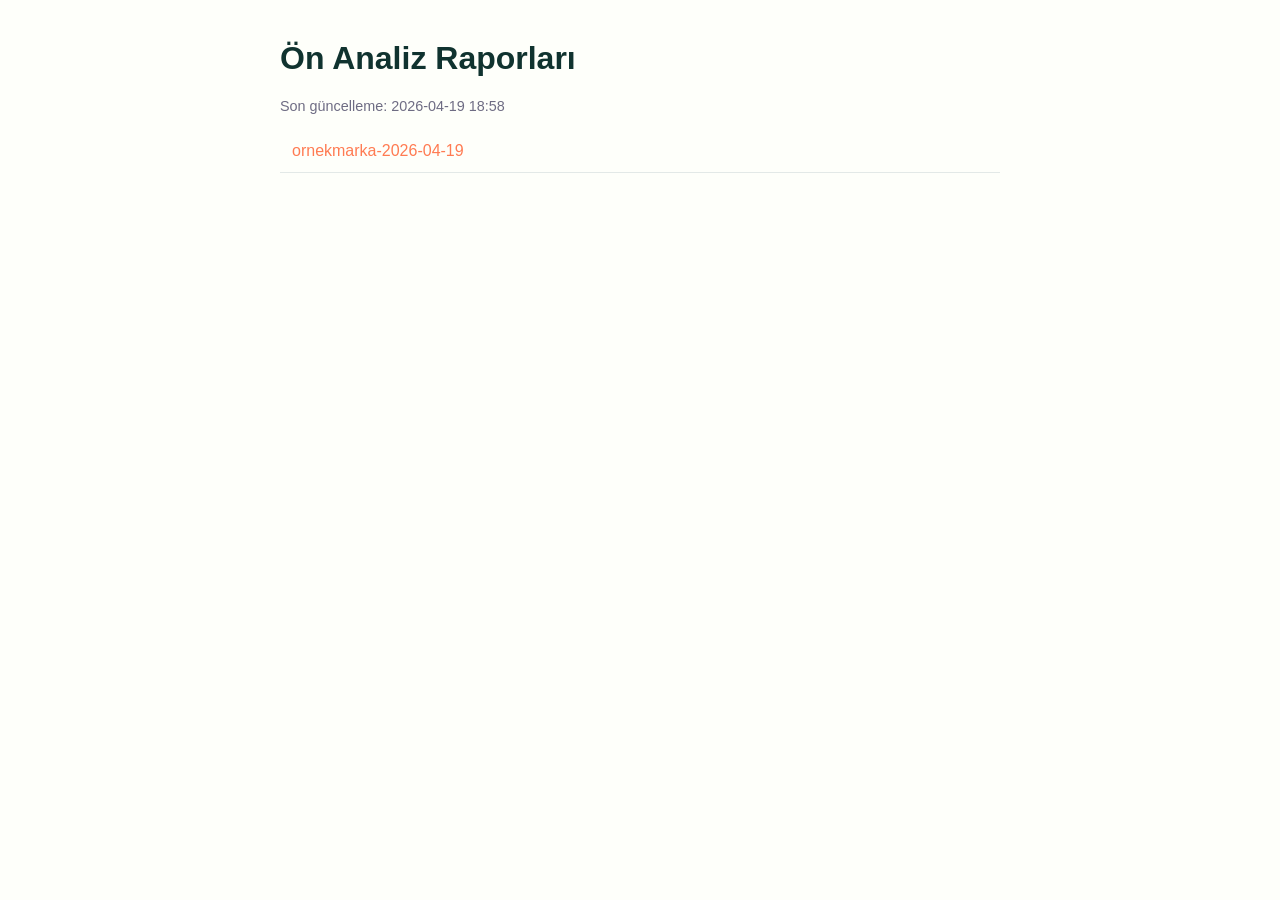
<file: railway-workspace/index.html>
<!DOCTYPE html>
<html lang="tr">
<head>
  <meta charset="UTF-8">
  <title>Inbound — Ön Analiz Raporları</title>
  <style>
    body { font-family: sans-serif; max-width: 720px; margin: 40px auto; padding: 0 20px; background: #FEFFFA; color: #10332F; }
    h1 { font-weight: 800; }
    a { color: #FF7B52; text-decoration: none; }
    a:hover { text-decoration: underline; }
    ul { list-style: none; padding: 0; }
    li { padding: 12px; border-bottom: 1px solid #E3E9E7; }
    .meta { color: #6E6C83; font-size: 0.9rem; }
  </style>
</head>
<body>
  <h1>Ön Analiz Raporları</h1>
  <p class="meta">Son güncelleme: 2026-04-19 18:58</p>
  <ul>
      <li><a href="reports/ornekmarka-2026-04-19.html">ornekmarka-2026-04-19</a></li>
  </ul>
</body>
</html>
</file>
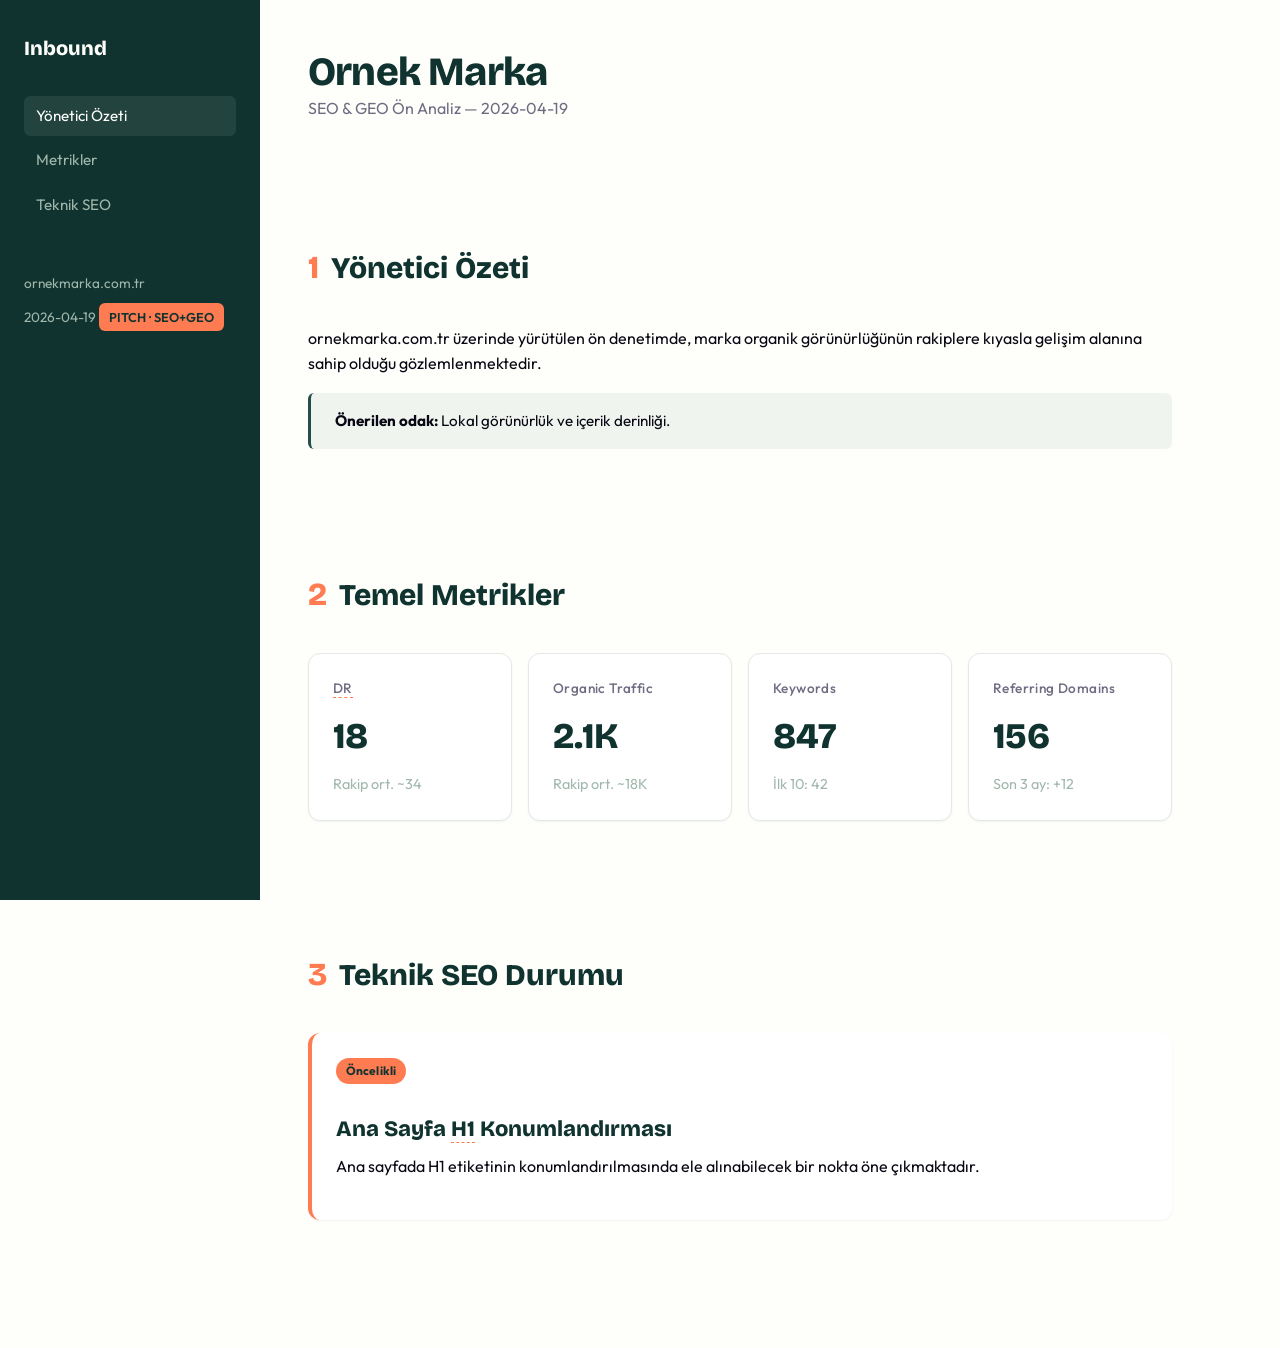
<file: assets/examples/stil-referansi.html>
<!DOCTYPE html>
<html lang="tr">
<head>
  <meta charset="UTF-8">
  <title>Örnek — Stil Referansı</title>
  <style>
    /* buraya brand.css'in tümü kopyalanır */
    /* kopyalamak yerine skill runtime'da template ile birleştirilir;
       bu dosya sadece dizayn sanity-check için */
    @import url('../brand.css');
  </style>
</head>
<body>
  <div class="app">
    <aside class="sidebar">
      <div class="brand">Inbound</div>
      <nav>
        <ul>
          <li><a href="#ozet" class="active">Yönetici Özeti</a></li>
          <li><a href="#metrikler">Metrikler</a></li>
          <li><a href="#teknik">Teknik SEO</a></li>
        </ul>
      </nav>
      <div class="meta">
        ornekmarka.com.tr<br>
        2026-04-19
        <div class="mode-badge">PITCH · SEO+GEO</div>
      </div>
    </aside>
    <main>
      <section id="hero"><h1>Ornek Marka</h1><p style="color:var(--color-muted)">SEO & GEO Ön Analiz — 2026-04-19</p></section>
      <section id="ozet">
        <div class="section-header"><span class="num">1</span><h2>Yönetici Özeti</h2></div>
        <p>ornekmarka.com.tr üzerinde yürütülen ön denetimde, marka organik görünürlüğünün rakiplere kıyasla gelişim alanına sahip olduğu gözlemlenmektedir.</p>
        <div class="callout"><strong>Önerilen odak:</strong> Lokal görünürlük ve içerik derinliği.</div>
      </section>
      <section id="metrikler">
        <div class="section-header"><span class="num">2</span><h2>Temel Metrikler</h2></div>
        <div class="kpi-strip">
          <div class="scorecard"><div class="label"><span class="term" data-term="DR">DR</span></div><div class="value">18</div><div class="trend">Rakip ort. ~34</div></div>
          <div class="scorecard"><div class="label">Organic Traffic</div><div class="value">2.1K</div><div class="trend">Rakip ort. ~18K</div></div>
          <div class="scorecard"><div class="label">Keywords</div><div class="value">847</div><div class="trend">İlk 10: 42</div></div>
          <div class="scorecard"><div class="label">Referring Domains</div><div class="value">156</div><div class="trend">Son 3 ay: +12</div></div>
        </div>
      </section>
      <section id="teknik">
        <div class="section-header"><span class="num">3</span><h2>Teknik SEO Durumu</h2></div>
        <div class="finding-card priority-critical">
          <div class="priority-badge critical">Öncelikli</div>
          <h3>Ana Sayfa <span class="term" data-term="H1">H1</span> Konumlandırması</h3>
          <p>Ana sayfada H1 etiketinin konumlandırılmasında ele alınabilecek bir nokta öne çıkmaktadır.</p>
        </div>
      </section>
    </main>
  </div>
  <script>
    // Minimal tooltip
    document.querySelectorAll('.term').forEach(el => {
      const tip = document.createElement('span');
      tip.className = 'term-tooltip';
      tip.textContent = "Örnek tanım — runtime'da glossary'den gelir.";
      el.appendChild(tip);
    });
  </script>
</body>
</html>
</file>
